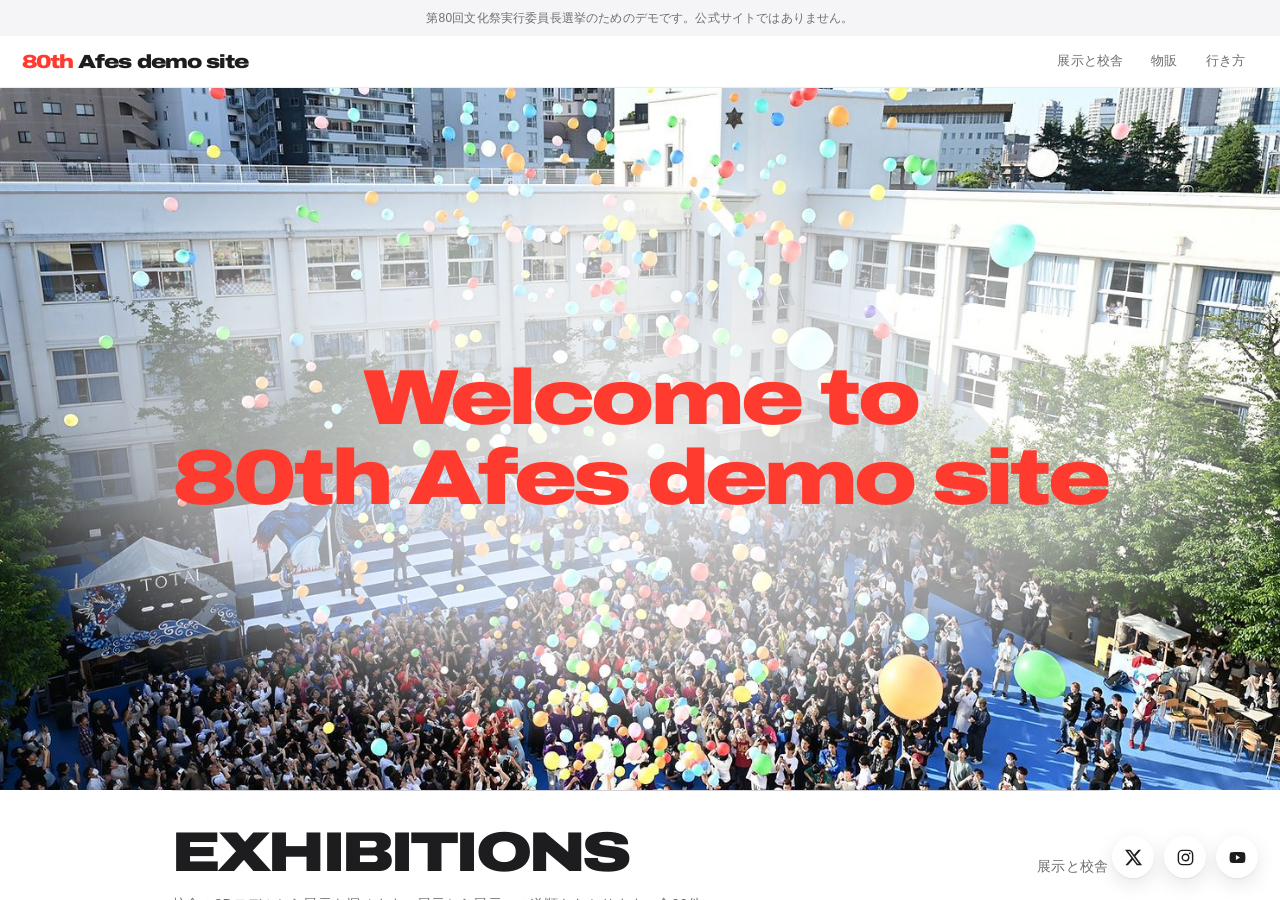
<file: index.html>
<!doctype html>
<html lang="ja">
<head>
<meta charset="utf-8">
<meta name="viewport" content="width=device-width, initial-scale=1, viewport-fit=cover">
<title>第80回麻布学園文化祭</title>
<meta name="description" content="第80回文化祭実行委員長選挙のためのデモです。内容は第79回のものです。">
<link rel="preconnect" href="https://fonts.googleapis.com">
<link rel="preconnect" href="https://fonts.gstatic.com" crossorigin>
<link href="https://fonts.googleapis.com/css2?family=Archivo:wdth,wght@100..125,400..900&display=swap" rel="stylesheet">
<link rel="preload" as="image" href="assets/hero.jpg">
<link rel="stylesheet" href="style.css?v=22">
</head>
<body class="home">

<p class="demo-note">第80回文化祭実行委員長選挙のためのデモです。公式サイトではありません。</p>

<header class="bar">
  <a class="mark disp" href="index.html"><span class="mark-n">80th</span> Afes demo site</a>
  <button class="burger" aria-expanded="false" aria-controls="nav" aria-label="メニューを開く">
    <span></span><span></span><span></span>
  </button>
  <nav id="nav">
    <a href="map.html">展示と校舎</a>
    <a href="goods.html">物販</a>
    <a href="access.html">行き方</a>
  </nav>
</header>

<main>
  <section class="hero">
    <img class="hero-img" src="assets/hero.jpg" alt="中庭のフィナーレで風船が一斉に上がり、生徒と来場者が見上げている" fetchpriority="high">
    <h1 class="hero-t disp">Welcome to<br>80th Afes demo site</h1>
  </section>

  <nav class="doors" aria-label="このサイトの3つの画面">
    <a class="door" href="map.html">
      <span class="en disp">EXHIBITIONS</span>
      <span class="ja">展示と校舎</span>
      <span class="sub">校舎の3Dモデルから展示を探せます。展示から展示への道順もわかります。全96件</span>
    </a>
    <a class="door" href="goods.html">
      <span class="en disp">GOODS</span>
      <span class="ja">物販</span>
      <span class="sub">講堂前でグッズを販売します。品目とデザインは決まり次第お知らせします</span>
    </a>
    <a class="door" href="access.html">
      <span class="en disp">ACCESS</span>
      <span class="ja">行き方</span>
      <span class="sub">最寄り5駅と所要時間、広尾駅からの帰路、当日のご案内</span>
    </a>
  </nav>

  <p class="home-foot">
    写真は第79回のフィナーレです。価格と品目も第79回のものです。第80回の内容は未定です。
  </p>
</main>

<!-- 麻布学園文化祭の公式アカウント。URLは第79回パンフレットP10に載っていたもの -->
<div class="sns">
  <a href="https://x.com/Azabufes" target="_blank" rel="noopener" aria-label="Xで麻布学園文化祭を見る">
    <svg viewBox="0 0 24 24" aria-hidden="true"><path fill="currentColor" d="M18.244 2.25h3.308l-7.227 8.26 8.502 11.24H16.17l-5.214-6.817L4.99 21.75H1.68l7.73-8.835L1.254 2.25H8.08l4.713 6.231zm-1.161 17.52h1.833L7.084 4.126H5.117z"/></svg>
  </a>
  <a href="https://www.instagram.com/azabufes/" target="_blank" rel="noopener" aria-label="Instagramで麻布学園文化祭を見る">
    <svg viewBox="0 0 24 24" aria-hidden="true" fill="none" stroke="currentColor" stroke-width="1.8">
      <rect x="3" y="3" width="18" height="18" rx="5.2"/>
      <circle cx="12" cy="12" r="4.1"/>
      <circle cx="17.3" cy="6.7" r="1.15" fill="currentColor" stroke="none"/>
    </svg>
  </a>
  <a href="https://www.youtube.com/@azabufes" target="_blank" rel="noopener" aria-label="YouTubeで麻布学園文化祭を見る">
    <svg viewBox="0 0 24 24" aria-hidden="true"><path fill="currentColor" d="M21.58 7.19a2.5 2.5 0 0 0-1.76-1.77C18.25 5 12 5 12 5s-6.25 0-7.82.42A2.5 2.5 0 0 0 2.42 7.19 26 26 0 0 0 2 12a26 26 0 0 0 .42 4.81 2.5 2.5 0 0 0 1.76 1.77C5.75 19 12 19 12 19s6.25 0 7.82-.42a2.5 2.5 0 0 0 1.76-1.77A26 26 0 0 0 22 12a26 26 0 0 0-.42-4.81ZM10 15.02V8.98L15.2 12Z"/></svg>
  </a>
</div>

<script type="module" src="site.js?v=22"></script>
</body>
</html>
</file>
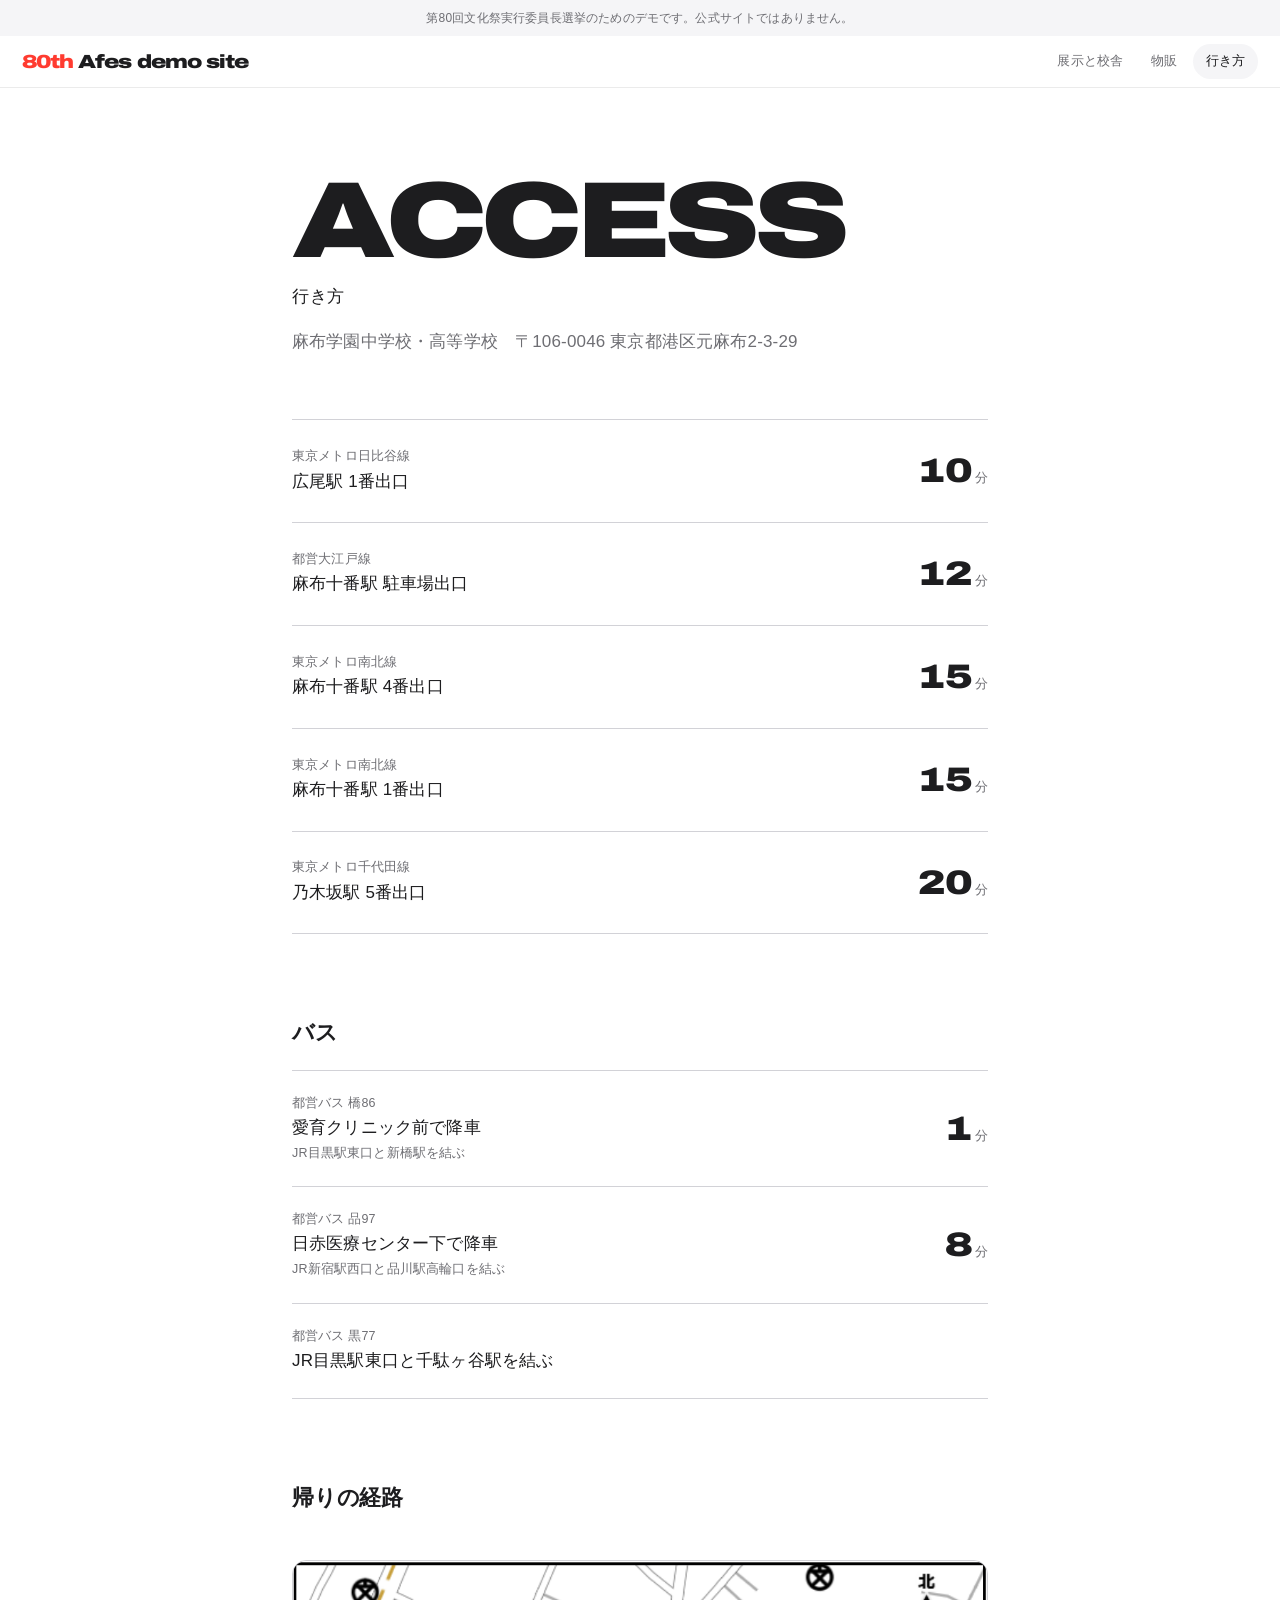
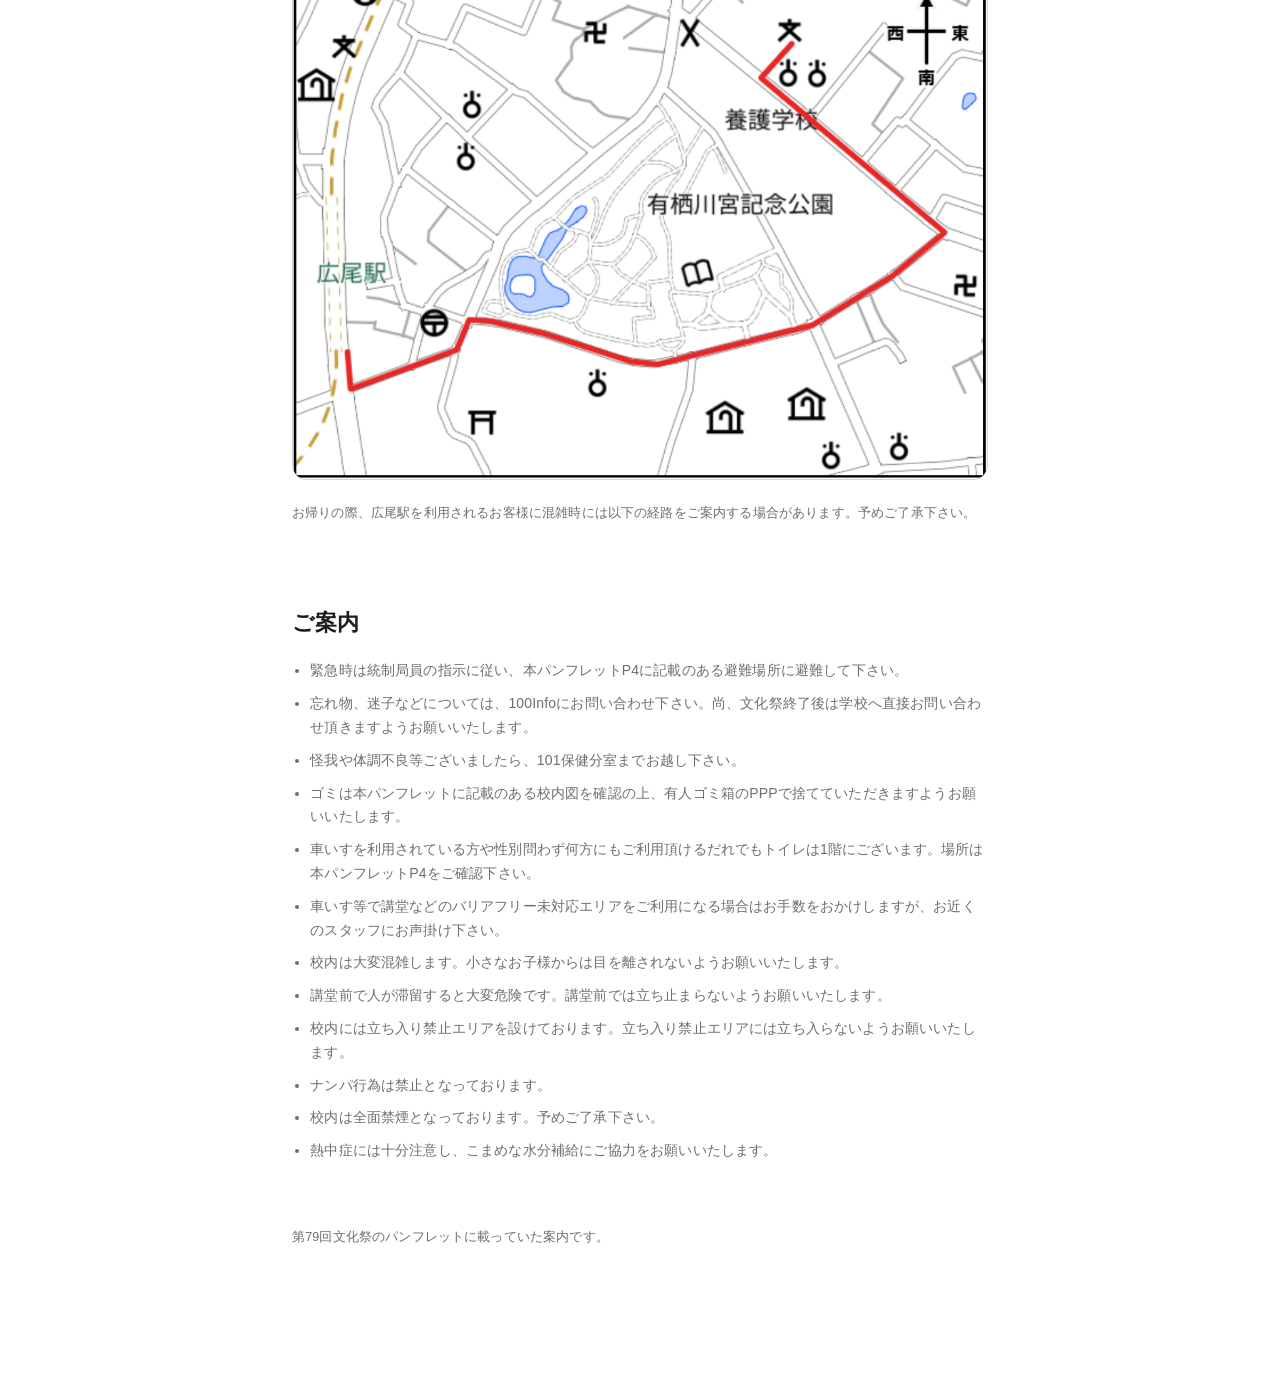
<file: access.html>
<!doctype html>
<html lang="ja">
<head>
<meta charset="utf-8">
<meta name="viewport" content="width=device-width, initial-scale=1, viewport-fit=cover">
<title>行き方 | 第80回麻布学園文化祭</title>
<meta name="description" content="麻布学園までの最寄り駅と所要時間、広尾駅からの帰路の案内">
<link rel="preconnect" href="https://fonts.googleapis.com">
<link rel="preconnect" href="https://fonts.gstatic.com" crossorigin>
<link href="https://fonts.googleapis.com/css2?family=Archivo:wdth,wght@100..125,400..900&display=swap" rel="stylesheet">
<link rel="stylesheet" href="style.css?v=22">
</head>
<body class="p-access">

<p class="demo-note">第80回文化祭実行委員長選挙のためのデモです。公式サイトではありません。</p>

<header class="bar">
  <a class="mark disp" href="index.html"><span class="mark-n">80th</span> Afes demo site</a>
  <button class="burger" aria-expanded="false" aria-controls="nav" aria-label="メニューを開く">
    <span></span><span></span><span></span>
  </button>
  <nav id="nav">
    <a href="map.html">展示と校舎</a>
    <a href="goods.html">物販</a>
    <a href="access.html" aria-current="page">行き方</a>
  </nav>
</header>

<main>
  <div class="wrap">
    <h1><span class="en disp">ACCESS</span><span class="ja">行き方</span></h1>
    <p class="lede" id="venue"></p>
    <ul class="rows stations" id="stations"></ul>

    <h2>バス</h2>
    <ul class="rows stations" id="buses"></ul>

    <h2>帰りの経路</h2>
    <figure class="mapfig">
      <img src="assets/map-hiroo.png" alt="広尾駅から校舎までの帰路の経路図" loading="lazy">
      <figcaption id="return-route"></figcaption>
    </figure>

    <h2>ご案内</h2>
    <ul class="notices" id="notices"></ul>
    <p class="foot">第79回文化祭のパンフレットに載っていた案内です。</p>
  </div>
</main>

<script type="module" src="site.js?v=22"></script>
</body>
</html>
</file>
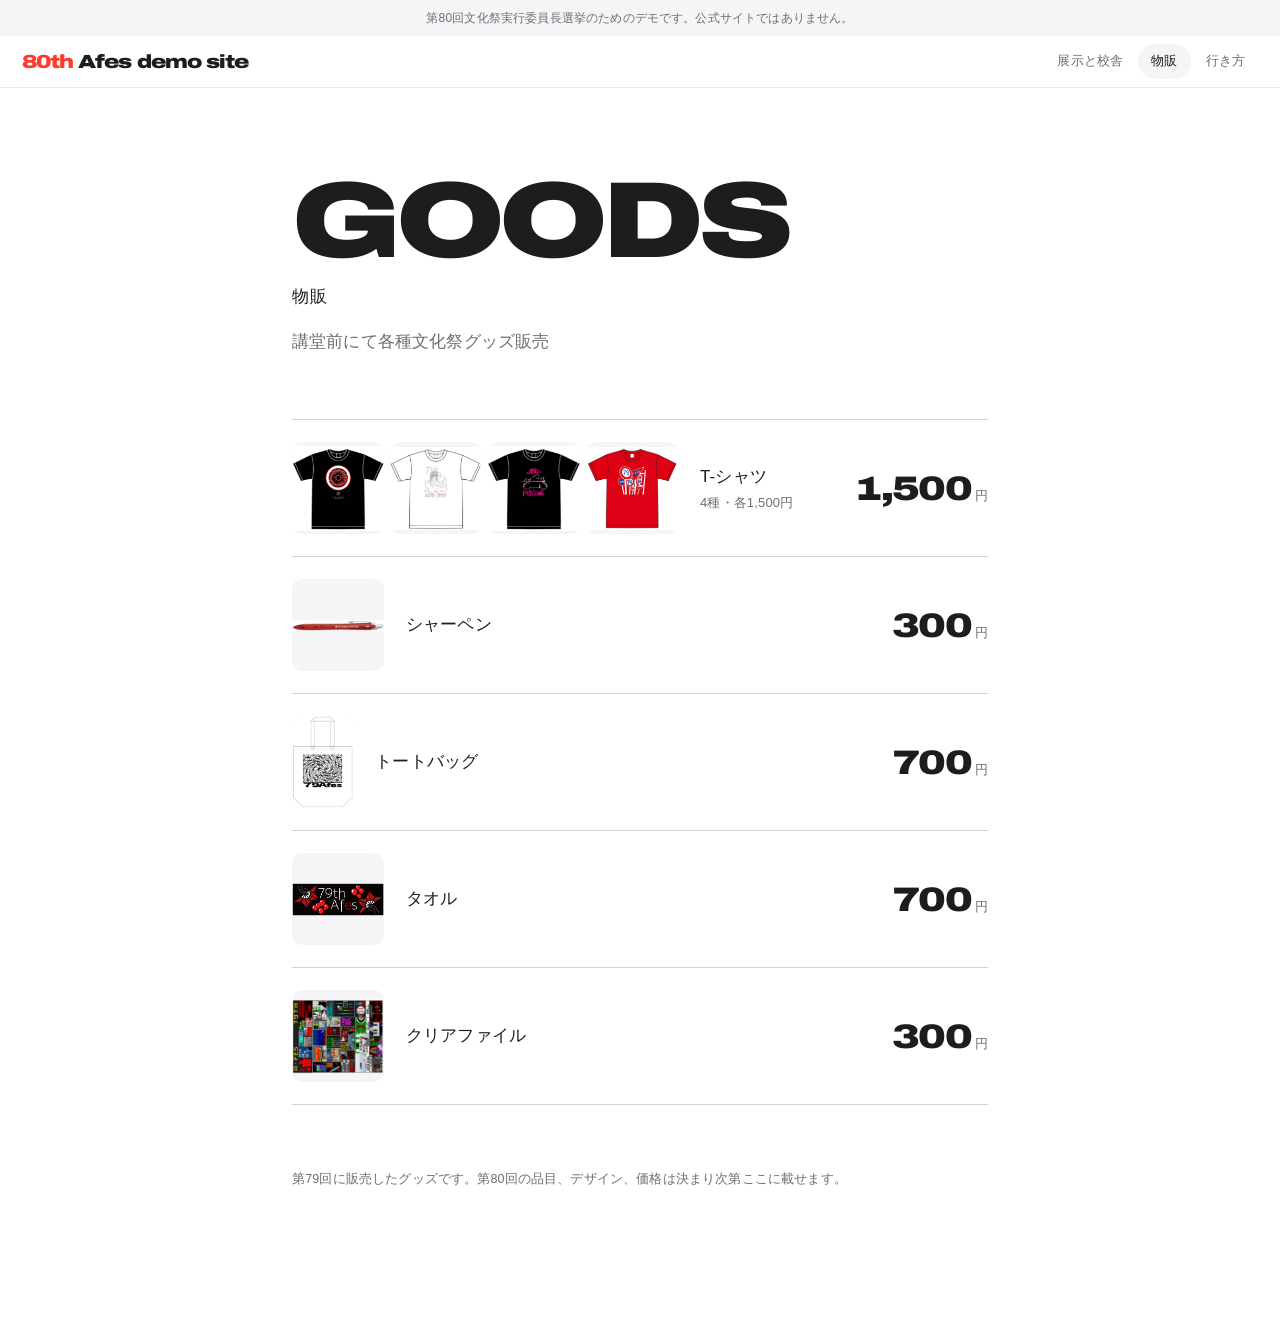
<file: goods.html>
<!doctype html>
<html lang="ja">
<head>
<meta charset="utf-8">
<meta name="viewport" content="width=device-width, initial-scale=1, viewport-fit=cover">
<title>物販 | 第80回麻布学園文化祭</title>
<meta name="description" content="第80回麻布学園文化祭の物販について">
<link rel="preconnect" href="https://fonts.googleapis.com">
<link rel="preconnect" href="https://fonts.gstatic.com" crossorigin>
<link href="https://fonts.googleapis.com/css2?family=Archivo:wdth,wght@100..125,400..900&display=swap" rel="stylesheet">
<link rel="stylesheet" href="style.css?v=22">
</head>
<body class="p-goods">

<p class="demo-note">第80回文化祭実行委員長選挙のためのデモです。公式サイトではありません。</p>

<header class="bar">
  <a class="mark disp" href="index.html"><span class="mark-n">80th</span> Afes demo site</a>
  <button class="burger" aria-expanded="false" aria-controls="nav" aria-label="メニューを開く">
    <span></span><span></span><span></span>
  </button>
  <nav id="nav">
    <a href="map.html">展示と校舎</a>
    <a href="goods.html" aria-current="page">物販</a>
    <a href="access.html">行き方</a>
  </nav>
</header>

<main>
  <div class="wrap">
    <h1><span class="en disp">GOODS</span><span class="ja">物販</span></h1>
    <p class="lede" id="goods-place"></p>
    <ul class="rows goods" id="goods-list"></ul>
    <p class="foot">第79回に販売したグッズです。第80回の品目、デザイン、価格は決まり次第ここに載せます。</p>
  </div>
</main>

<script type="module" src="site.js?v=22"></script>
</body>
</html>
</file>
<file: style.css>
/* 第80回麻布学園文化祭 デモ
   白地に黒。余白を広く取り、罫線を減らし、操作部品は丸く小さく。
   数字（部屋番号、価格、徒歩分数）はこの文化祭の共通語なので、常に同じ書体で大きく出す。 */

@view-transition { navigation: auto; }

/* ページ間の移動。押した見出しの語だけを白地に残し、次のページの見出しの位置と
   大きさまで動かす。ほかの部分は先に消えて、語が着いてから現れる。 */
::view-transition-old(root) { animation: page-out .28s ease-in both; }
::view-transition-new(root) { animation: page-in .44s .46s ease-out both; }
@keyframes page-out { to { opacity: 0; } }
@keyframes page-in { from { opacity: 0; } }

::view-transition-group(w-exhibitions),
::view-transition-group(w-goods),
::view-transition-group(w-access) {
  z-index: 10;
  animation-duration: .95s;
  animation-timing-function: cubic-bezier(.3, .86, .24, 1);
}

/* ホームの3つの入口と、各ページの見出しを同じ名前で結ぶ */
.door[href="map.html"] .en    { view-transition-name: w-exhibitions; }
.door[href="goods.html"] .en  { view-transition-name: w-goods; }
.door[href="access.html"] .en { view-transition-name: w-access; }
.p-map .title .en[data-mode="exhibit"] { view-transition-name: w-exhibitions; }
.p-goods h1 .en     { view-transition-name: w-goods; }
.p-access h1 .en    { view-transition-name: w-access; }

:root {
  --bg:    #ffffff;
  --ink:   #1d1d1f;
  --sub:   #6e6e73;
  --hair:  #d2d2d7;
  --tint:  #f5f5f7;
  --red:   #ff3b30;
  --blue:  #0071e3;
  --green: #34c759;
  --glass: rgba(255, 255, 255, 0.72);
  --gut:   22px;

  --jp: "Hiragino Kaku Gothic ProN", "Hiragino Sans", -apple-system, BlinkMacSystemFont,
        "Yu Gothic Medium", "游ゴシック Medium", YuGothic, "Noto Sans JP", "Meiryo", sans-serif;
  --la: "Archivo", -apple-system, BlinkMacSystemFont, "Helvetica Neue", Arial, sans-serif;
}

* { box-sizing: border-box; }

html, body { margin: 0; height: 100%; }

body {
  background: var(--bg);
  color: var(--ink);
  font-family: var(--jp);
  font-size: 16px;
  line-height: 1.7;
  letter-spacing: 0.01em;
  -webkit-font-smoothing: antialiased;
  display: flex;
  flex-direction: column;
}

a { color: var(--blue); text-decoration: none; }
a:hover { text-decoration: underline; }

:focus-visible { outline: 2px solid var(--blue); outline-offset: 3px; border-radius: 4px; }

/* タイトルと、注目させたい数字に使う太い字 */
.disp {
  font-family: var(--la);
  font-variation-settings: "wdth" 125;
  font-weight: 900;
  letter-spacing: -0.05em;
  font-feature-settings: "tnum";
}

/* ---- 選挙デモの断り ---- */
.demo-note {
  margin: 0;
  padding: 9px var(--gut);
  background: var(--tint);
  color: var(--sub);
  font-size: 12px;
  line-height: 1.5;
  text-align: center;
}

/* ---- ヘッダー ---- */
.bar {
  position: sticky;
  top: 0;
  z-index: 30;
  display: flex;
  align-items: center;
  gap: 20px;
  height: 52px;
  padding: 0 var(--gut);
  background: var(--glass);
  backdrop-filter: saturate(180%) blur(20px);
  -webkit-backdrop-filter: saturate(180%) blur(20px);
  border-bottom: 1px solid rgba(0, 0, 0, 0.08);
}

.mark { color: inherit; font-size: 19px; line-height: 1; }
.mark:hover { text-decoration: none; }
.mark-n { color: var(--red); }

.bar nav { margin-left: auto; display: flex; gap: 2px; }
.bar nav a {
  font-size: 13px; color: var(--sub); padding: 6px 13px; border-radius: 980px;
  transition: color .2s, background-color .2s;
}
.bar nav a:hover { color: var(--ink); text-decoration: none; }
.bar nav a[aria-current="page"] { color: var(--ink); background: var(--tint); }

.burger { display: none; }

/* ---- 共通の部品 ---- */
.pill {
  font: inherit; font-size: 14px; line-height: 1;
  background: var(--blue); color: #fff; border: 0; border-radius: 980px;
  padding: 11px 20px; cursor: pointer; transition: opacity .2s;
}
.pill:hover { opacity: .85; }
.pill.ghost { background: rgba(0, 0, 0, 0.07); color: var(--ink); }

.card {
  background: var(--glass);
  backdrop-filter: saturate(180%) blur(20px);
  -webkit-backdrop-filter: saturate(180%) blur(20px);
  border-radius: 16px;
  box-shadow: 0 1px 2px rgba(0,0,0,.06), 0 8px 28px rgba(0,0,0,.08);
}

main { flex: 1; min-height: 0; position: relative; }

/* ---- 校舎 ---- */
#map { position: relative; height: 100%; overflow: hidden; }
#stage { position: absolute; inset: 0; width: 100%; height: 100%; display: block; touch-action: none; }

.title {
  position: absolute; left: var(--gut); top: 22px; margin: 0; pointer-events: none;
}
/* EXHIBITIONS と STAGE の切り替え。選んでいる方を大きく黒く、もう一方を小さく灰色に */
.modes { display: flex; align-items: baseline; gap: 18px; pointer-events: auto; }
.modes .en {
  font-size: clamp(16px, 1.9vw, 24px); line-height: 0.92; color: var(--hair);
  background: none; border: 0; padding: 0; cursor: pointer;
  transition: font-size .45s cubic-bezier(.3, .86, .24, 1), color .3s;
}
.modes .en:hover { color: var(--sub); }
.modes .en.on { font-size: clamp(38px, 5.6vw, 76px); color: var(--ink); cursor: default; }
.title small {
  display: block; margin-top: 8px; font-size: 13px; font-weight: 400;
  color: var(--sub); letter-spacing: 0.02em;
}

/* 階の切り替え */
.floors {
  position: absolute; left: 50%; bottom: 26px; transform: translateX(-50%);
  display: flex; gap: 2px; padding: 2px;
  background: rgba(240, 240, 243, 0.88); border-radius: 980px;
  backdrop-filter: saturate(180%) blur(20px);
  -webkit-backdrop-filter: saturate(180%) blur(20px);
  box-shadow: 0 1px 2px rgba(0,0,0,.06), 0 8px 24px rgba(0,0,0,.07);
}
.floors button {
  font-family: var(--la); font-size: 13px; font-weight: 500; line-height: 1;
  background: none; border: 0; border-radius: 980px; color: var(--sub);
  padding: 9px 15px; cursor: pointer; transition: background-color .2s, color .2s;
}
.floors button.on { background: #fff; color: var(--ink); box-shadow: 0 1px 3px rgba(0,0,0,.12); }

/* 道順。説明と同じ枠に出す */
.routecard { padding: 14px 16px 15px; }
.rhead { display: flex; align-items: center; gap: 8px; flex-wrap: wrap; }
.chip {
  display: inline-flex; align-items: baseline; gap: 7px;
  background: var(--tint); border-radius: 980px; padding: 6px 13px;
  font-size: 13px; min-width: 0;
}
.chip .ck { font-size: 10.5px; color: var(--sub); }
.chip b { font-weight: 500; overflow: hidden; text-overflow: ellipsis; white-space: nowrap; }
.chip.from { box-shadow: inset 0 0 0 1.5px var(--red); }
.chip.to { box-shadow: inset 0 0 0 1.5px var(--green); }
.chip.empty { box-shadow: none; color: var(--sub); }
.rhead .x { margin-left: auto; }

.rnote { margin: 11px 0 0; font-size: 13px; color: var(--sub); }

.rsteps { margin: 12px 0 0; padding: 0; list-style: none; counter-reset: s; }
.rsteps li {
  position: relative; padding: 5px 0 5px 28px; font-size: 13.5px; line-height: 1.6;
  counter-increment: s;
}
.rsteps li::before {
  content: counter(s);
  position: absolute; left: 0; top: 6px;
  width: 19px; height: 19px; border-radius: 50%;
  background: var(--tint); color: var(--sub);
  font-family: var(--la); font-size: 11px; font-weight: 600;
  display: grid; place-items: center;
}
.rsteps li:first-child::before { background: var(--red); color: #fff; }
.rsteps li:last-child::before { background: var(--green); color: #fff; }

.rfoot {
  display: flex; align-items: center; gap: 14px;
  margin-top: 12px; padding-top: 11px; border-top: 1px solid var(--hair);
}
.opt { display: flex; align-items: center; gap: 7px; font-size: 12.5px; cursor: pointer; }
.opt input { accent-color: var(--blue); margin: 0; }
.dist { margin-left: auto; font-size: 12.5px; color: var(--sub); }

/* 展示の説明。3Dと階のタブの間 */
#slot {
  position: absolute; left: 50%; bottom: 88px; transform: translateX(-50%);
  width: min(560px, calc(100% - 44px));
  transition: left .32s cubic-bezier(.22,.9,.24,1), bottom .32s cubic-bezier(.22,.9,.24,1),
              width .32s cubic-bezier(.22,.9,.24,1), transform .32s cubic-bezier(.22,.9,.24,1);
}
/* 道順は3Dを隠さないよう左下へ寄せる */
#slot.as-route {
  left: var(--gut); bottom: 26px; transform: none;
  width: min(380px, calc(100% - 44px));
}
#slot[hidden], .panel[hidden], .floors[hidden] { display: none; }
/* ステージ表示では、会場の3Dを隠さないよう説明を左下に置く */
.stage-mode #slot { left: var(--gut); bottom: 26px; transform: none; width: min(380px, calc(100% - 44px)); }
.detail { padding: 15px 18px 16px; }
.dhead { display: flex; align-items: baseline; gap: 11px; }
.dhead .room { font-size: 30px; line-height: 1; color: var(--red); }
.dhead .dname { font-size: 16px; font-weight: 500; }
.dhead .dfl { font-size: 12px; color: var(--sub); }
.x {
  margin-left: auto; align-self: flex-start;
  font: inherit; font-size: 18px; line-height: 1; color: var(--sub);
  background: none; border: 0; cursor: pointer; padding: 0 2px;
}
.x:hover { color: var(--ink); }
.dbody { margin-top: 9px; max-height: 164px; overflow-y: auto; }
.dbody .ex { padding: 7px 0; border-top: 1px solid var(--hair); }
.dbody .ex:first-child { border-top: 0; padding-top: 0; }
.dbody .exn { font-size: 14px; font-weight: 500; }
.dbody .exd { margin: 2px 0 0; font-size: 12.5px; line-height: 1.75; color: var(--sub); }
.dact { display: flex; align-items: center; gap: 8px; margin-top: 13px; }
.dact .pill { font-size: 13px; padding: 9px 16px; }
.pill.red { background: var(--red); color: #fff; }

/* 展示詳細。説明、メニュー、販売物を1枚にまとめる */
#sheet {
  width: min(620px, calc(100vw - 32px));
  max-height: min(78vh, 760px);
  padding: 0; border: 0; border-radius: 18px;
  background: var(--bg); color: var(--ink);
  box-shadow: 0 10px 60px rgba(0,0,0,.22);
  overflow: hidden;
}
#sheet::backdrop { background: rgba(0,0,0,.28); backdrop-filter: blur(3px); }
#sheet article { display: flex; flex-direction: column; max-height: inherit; }
#sheet header {
  display: flex; align-items: baseline; gap: 11px;
  padding: 20px 22px 14px; border-bottom: 1px solid var(--hair);
}
#sheet header .room { font-size: 32px; line-height: 1; color: var(--red); }
#sheet header .dname { font-size: 17px; font-weight: 600; }
#sheet header .dfl { font-size: 12.5px; color: var(--sub); }

.sbody { overflow-y: auto; padding: 16px 22px 20px; }
.sbody .ex { padding: 10px 0; border-top: 1px solid var(--hair); }
.sbody .ex:first-child { border-top: 0; padding-top: 0; }
.sbody .exn { font-size: 15px; font-weight: 500; }
.sbody .exd { margin: 3px 0 0; font-size: 13.5px; line-height: 1.8; color: var(--sub); }
.sbody section { margin-top: 26px; }
.sbody h4 { margin: 0 0 8px; font-size: 13px; font-weight: 600; color: var(--sub); }

.prow {
  display: flex; align-items: baseline; gap: 14px;
  padding: 7px 0; border-top: 1px solid var(--hair); font-size: 14px;
}
.prow:first-of-type { border-top: 0; }
.prow.sub { padding: 3px 0 3px 18px; border-top: 0; font-size: 13px; color: var(--sub); }
.pname { flex: 1; min-width: 0; }
.palg { display: block; font-size: 11.5px; color: var(--sub); }
.pval { font-size: 17px; white-space: nowrap; }
.pval small { font-family: var(--jp); font-size: 11.5px; font-weight: 400; color: var(--sub); margin-left: 2px; }

.snote { margin: 10px 0 0; font-size: 11.5px; line-height: 1.7; color: var(--sub); }
.sfoot {
  margin: 0; padding: 12px 22px 16px; border-top: 1px solid var(--hair);
  font-size: 11.5px; color: var(--sub);
}

/* 一覧の行から説明の位置まで、形を保ったまま動かす */
::view-transition-group(pick) {
  animation-duration: .44s;
  animation-timing-function: cubic-bezier(.22, .9, .24, 1);
}
/* この動きのときは、ページ全体の重ね合わせを止めて pick だけを動かす */
html:active-view-transition-type(pick)::view-transition-old(root),
html:active-view-transition-type(pick)::view-transition-new(root) { animation: none; }

/* タイムテーブル */
.tt { width: min(470px, calc(100% - 44px)); }
.days { display: flex; gap: 2px; padding: 2px; background: var(--tint); border-radius: 980px; align-self: flex-start; }
.days button {
  font: inherit; font-size: 13px; line-height: 1;
  background: none; border: 0; border-radius: 980px; color: var(--sub);
  padding: 8px 14px; cursor: pointer;
}
.days button.on { background: #fff; color: var(--ink); box-shadow: 0 1px 3px rgba(0,0,0,.12); }

.grid { overflow-y: auto; min-height: 0; flex: 1 1 auto; }
.g-head, .g-body { display: grid; grid-template-columns: 38px repeat(3, 1fr); gap: 4px; }
.g-head { position: sticky; top: 0; z-index: 1; background: var(--glass); padding: 4px 0 6px; }
.g-head span { font-size: 11.5px; color: var(--sub); text-align: center; }
.g-body { position: relative; }
.g-axis, .g-col { position: relative; }
.g-axis span {
  position: absolute; left: 0; transform: translateY(-50%);
  font-family: var(--la); font-size: 10.5px; color: var(--sub);
}
.g-col { border-left: 1px solid var(--hair); }
.g-slot {
  position: absolute; left: 3px; right: 0;
  display: flex; flex-direction: column; justify-content: flex-start; gap: 1px;
  overflow: hidden; text-align: left;
  font: inherit; color: var(--ink);
  background: var(--tint); border: 0; border-radius: 7px;
  padding: 4px 6px; cursor: pointer;
  transition: background-color .2s, color .2s;
}
.g-slot:hover { background: #e8e8ed; }
.g-slot.same { background: rgba(255, 59, 48, .14); }
.g-slot.on { background: var(--red); color: #fff; }
.g-nm { font-size: 11.5px; line-height: 1.3; font-weight: 500; }
.g-tm { font-family: var(--la); font-size: 10px; opacity: .7; }

.others { margin: 4px 0 0; padding: 0; list-style: none; font-size: 12.5px; color: var(--sub); line-height: 1.8; }
.dbody .exn + .others, .dbody .exd + .exn { margin-top: 8px; }

/* 展示一覧 */
.panel {
  position: absolute; top: 26px; right: var(--gut);
  width: min(330px, calc(100% - 44px));
  max-height: calc(100% - 52px);
  display: flex; flex-direction: column; overflow: hidden;
}
.panel-toggle {
  font: inherit; font-size: 13px; font-weight: 500; text-align: left;
  background: none; border: 0; color: var(--ink); padding: 14px 16px 10px; cursor: pointer;
}
.panel-body { display: flex; flex-direction: column; min-height: 0; padding: 0 16px 14px; gap: 10px; }
.panel[data-open="false"] .panel-body { display: none; }

#q {
  font: inherit; font-size: 14px; color: var(--ink);
  background: var(--tint); border: 0; border-radius: 10px; padding: 9px 12px;
}

#list { list-style: none; margin: 0; padding: 0; overflow-y: auto; flex: 1 1 auto; min-height: 0; }
#list button {
  display: grid; grid-template-columns: 3.1em 1fr; align-items: baseline; gap: 12px;
  width: 100%; text-align: left; font: inherit; font-size: 14px;
  background: none; border: 0; color: var(--ink); padding: 9px 8px; cursor: pointer;
  border-radius: 10px;
}
#list button:hover { background: var(--tint); }
#list .room {
  font-family: var(--la); font-variant-numeric: tabular-nums; font-weight: 600;
  font-size: 16px; color: var(--red); letter-spacing: -0.02em;
}
#list .fl { display: block; font-size: 11px; color: var(--sub); }
#list .nm { display: inline; }

/* 販売物と飲食の印 */
.tag {
  display: inline-grid; place-items: center;
  width: 17px; height: 17px; margin-left: 5px; vertical-align: 1px;
  border-radius: 5px; font-size: 10.5px; line-height: 1; color: #fff;
}
.t-販 { background: var(--red); }
.t-飲 { background: #f5900b; }

.pick { flex: 0 0 auto; border-bottom: 1px solid var(--hair); padding-bottom: 12px; }
.pick h3 { margin: 0 0 5px; font-size: 15px; font-weight: 600; display: flex; align-items: baseline; gap: 9px; }
.pick h3 .room {
  font-family: var(--la); font-variant-numeric: tabular-nums; font-weight: 600;
  font-size: 21px; color: var(--red); letter-spacing: -0.02em;
}
.pick p { margin: 0; font-size: 13px; line-height: 1.8; color: var(--sub); }

.hint {
  position: absolute; left: 50%; bottom: 8px; transform: translateX(-50%); margin: 0;
  font-size: 11px; color: var(--sub); text-align: center; white-space: nowrap;
  pointer-events: none;
}

/* ---- ホーム ---- */
body.home main { overflow-y: auto; }

.hero { position: relative; display: grid; place-items: center; min-height: min(78vh, 720px); }
.hero-img {
  position: absolute; inset: 0; width: 100%; height: 100%;
  object-fit: cover; object-position: 50% 42%;
}
/* 写真の上でも赤が読めるよう、文字の後ろだけ白く透かす */
.hero::after {
  content: ""; position: absolute; inset: 0;
  background: radial-gradient(ellipse 70% 55% at 50% 50%, rgba(255,255,255,.92), rgba(255,255,255,.55) 55%, rgba(255,255,255,0) 80%);
}
.hero-t {
  position: relative; z-index: 1; margin: 0; padding: 0 var(--gut);
  color: var(--red); text-align: center;
  font-size: clamp(30px, 6.4vw, 78px); line-height: 1.02;
}

.doors { max-width: 980px; margin: 0 auto; padding: 0 var(--gut); }
.door {
  display: grid; grid-template-columns: 1fr auto; align-items: baseline;
  gap: 4px 24px; padding: 34px 0; border-bottom: 1px solid var(--hair);
  color: inherit;
}
.door:first-child { border-top: 1px solid var(--hair); }
.door:hover { text-decoration: none; }
.door:hover .en { color: var(--red); }
.door .en { font-size: clamp(30px, 5.4vw, 56px); line-height: 1; transition: color .2s; }
.door .ja { grid-column: 2; font-size: 14px; color: var(--sub); white-space: nowrap; }
.door .sub { grid-column: 1 / -1; margin-top: 8px; font-size: 14px; color: var(--sub); }

.home-foot {
  max-width: 980px; margin: 0 auto; padding: 40px var(--gut) 96px;
  font-size: 12.5px; line-height: 1.8; color: var(--sub);
}

/* ホームの右下。文化祭の公式アカウント */
.sns {
  position: fixed; right: var(--gut); bottom: var(--gut); z-index: 20;
  display: flex; gap: 10px;
}
.sns a {
  display: grid; place-items: center; width: 42px; height: 42px;
  border-radius: 50%; color: var(--ink);
  background: var(--glass);
  backdrop-filter: saturate(180%) blur(20px);
  -webkit-backdrop-filter: saturate(180%) blur(20px);
  box-shadow: 0 1px 2px rgba(0,0,0,.08), 0 6px 20px rgba(0,0,0,.1);
  transition: color .2s, transform .2s;
}
.sns a:hover { color: var(--red); transform: translateY(-2px); text-decoration: none; }
.sns svg { width: 19px; height: 19px; }

/* ---- 読み物のページ ---- */
.wrap { max-width: 740px; margin: 0 auto; padding: 84px var(--gut) 140px; }

h1 { margin: 0 0 16px; }
h1 .en { display: block; font-size: clamp(54px, 11vw, 108px); line-height: 0.92; }
h1 .ja { display: block; margin-top: 12px; font-size: 17px; font-weight: 500; letter-spacing: 0.03em; }
h2 { font-size: 22px; font-weight: 600; margin: 80px 0 18px; letter-spacing: -0.01em; }
.lede { margin: 0 0 64px; color: var(--sub); font-size: 17px; line-height: 1.6; }
.foot { margin: 64px 0 0; color: var(--sub); font-size: 12.5px; }

.goods li { grid-template-columns: auto 1fr auto; }
.goods .pics { display: flex; gap: 6px; }
.goods img {
  height: 92px; width: auto; max-width: 92px; object-fit: contain;
  background: var(--tint); border-radius: 10px;
}
.goods .nm { font-size: 17px; }
.goods .note { display: block; font-size: 13px; color: var(--sub); }

.prose { max-width: 36em; }
.prose p { margin: 0 0 18px; font-size: 16px; line-height: 1.9; }

.rows { list-style: none; margin: 0; padding: 0; }
.rows li { display: grid; align-items: center; gap: 22px; padding: 22px 0; border-top: 1px solid var(--hair); }
.rows li:last-child { border-bottom: 1px solid var(--hair); }

.stations li { grid-template-columns: 1fr auto; }
.stations .ln { display: block; font-size: 12.5px; color: var(--sub); }
.stations .st { font-size: 17px; }

.num { font-size: 34px; white-space: nowrap; }
.num small {
  font-family: var(--jp); font-size: 13px; font-weight: 400; color: var(--sub);
  margin-left: 4px; letter-spacing: 0;
}

.mapfig { margin: 44px 0 0; }
.mapfig img { width: 100%; height: auto; border-radius: 14px; border: 1px solid var(--hair); }
.mapfig figcaption { margin-top: 12px; font-size: 13px; color: var(--sub); line-height: 1.8; }

.notices { margin: 0; padding-left: 1.3em; font-size: 14px; color: var(--sub); }
.notices li { margin-bottom: 9px; }

/* ---- 狭い画面 ---- */
@media (max-width: 820px) {
  :root { --gut: 16px; }

  .burger {
    display: grid; gap: 5px; margin-left: auto;
    background: none; border: 0; padding: 8px; cursor: pointer;
  }
  .burger span {
    display: block; width: 19px; height: 1.5px; background: var(--ink); border-radius: 2px;
    transition: transform .24s ease, opacity .16s ease;
  }
  .burger[aria-expanded="true"] span:nth-child(1) { transform: translateY(6.5px) rotate(45deg); }
  .burger[aria-expanded="true"] span:nth-child(2) { opacity: 0; }
  .burger[aria-expanded="true"] span:nth-child(3) { transform: translateY(-6.5px) rotate(-45deg); }

  .bar nav {
    position: absolute; inset: 100% 0 auto 0; margin: 0;
    display: grid; grid-template-rows: 0fr 0fr 0fr; gap: 0;
    background: var(--glass);
    backdrop-filter: saturate(180%) blur(20px);
    -webkit-backdrop-filter: saturate(180%) blur(20px);
    border-bottom: 1px solid rgba(0, 0, 0, 0.08);
    transition: grid-template-rows .28s ease;
    overflow: hidden;
  }
  .bar nav > a {
    min-height: 0; overflow: hidden; padding: 0 var(--gut); border-radius: 0;
    font-size: 17px; opacity: 0; transition: opacity .2s ease, padding .28s ease;
  }
  .bar[data-open="true"] nav { grid-template-rows: 1fr 1fr 1fr; }
  .bar[data-open="true"] nav > a { padding: 15px var(--gut); opacity: 1; }
  .bar[data-open="true"] nav > a:nth-child(2) { transition-delay: .05s; }
  .bar[data-open="true"] nav > a:nth-child(3) { transition-delay: .1s; }

  .title { top: 18px; }
  /* 一覧は上、経路は下。どちらも畳んだ状態で重ならないように離す */
  .panel { top: 14px; bottom: auto; right: var(--gut); left: var(--gut); width: auto; max-height: 46%; }
  #slot, #slot.as-route {
    top: 106px; bottom: auto; left: var(--gut); right: var(--gut);
    width: auto; transform: none;
  }
  .dbody { max-height: 20vh; }
  .hero { min-height: 62vh; }
  .goods li { gap: 14px; }
  .goods .pics { gap: 4px; }
  .goods img { height: 56px; max-width: 56px; border-radius: 8px; }
  .sns a { width: 38px; height: 38px; }
  .sns svg { width: 17px; height: 17px; }
  .door { padding: 26px 0; }
  .door .ja { grid-column: 1; }
  #sheet { max-height: 86vh; border-radius: 16px; }
  #sheet header { padding: 16px 18px 12px; }
  .sbody { padding: 14px 18px 18px; }
  .sfoot { padding: 11px 18px 14px; }

  /* 道順を出している間は、一覧と出発・目的を消して手順だけにする */
  #map[data-mode="route"] .panel { display: none; }
  #map[data-mode="route"] .rhead .chip { display: none; }
  #map[data-mode="route"] .rhead { margin-bottom: -10px; }
  #map[data-mode="route"] #slot.as-route { top: 52px; }
  .title { top: 12px; }
  .title small { display: none; }
  .modes { gap: 12px; }
  .modes .en { font-size: 13px; }
  .modes .en.on { font-size: 24px; }
  .panel { top: 52px; }
  .tt { top: 52px; bottom: auto; left: var(--gut); right: var(--gut); width: auto; max-height: 50%; }
  /* ステージのときは階のタブがないので、説明は下に置く */
  .stage-mode #slot { top: auto; bottom: 16px; left: var(--gut); right: var(--gut); width: auto; }
  .stage-mode .dhead { flex-wrap: wrap; row-gap: 2px; }
  .stage-mode .dhead .room { font-size: 24px; }
  .floors { bottom: 20px; }
  .hint { display: none; }

  .wrap { padding-top: 52px; padding-bottom: 96px; }
  .num { font-size: 24px; }
}

@media (prefers-reduced-motion: reduce) {
  *, ::view-transition-group(*), ::view-transition-old(*), ::view-transition-new(*) {
    animation-duration: .001s !important; transition-duration: .001s !important;
  }
}
</file>
